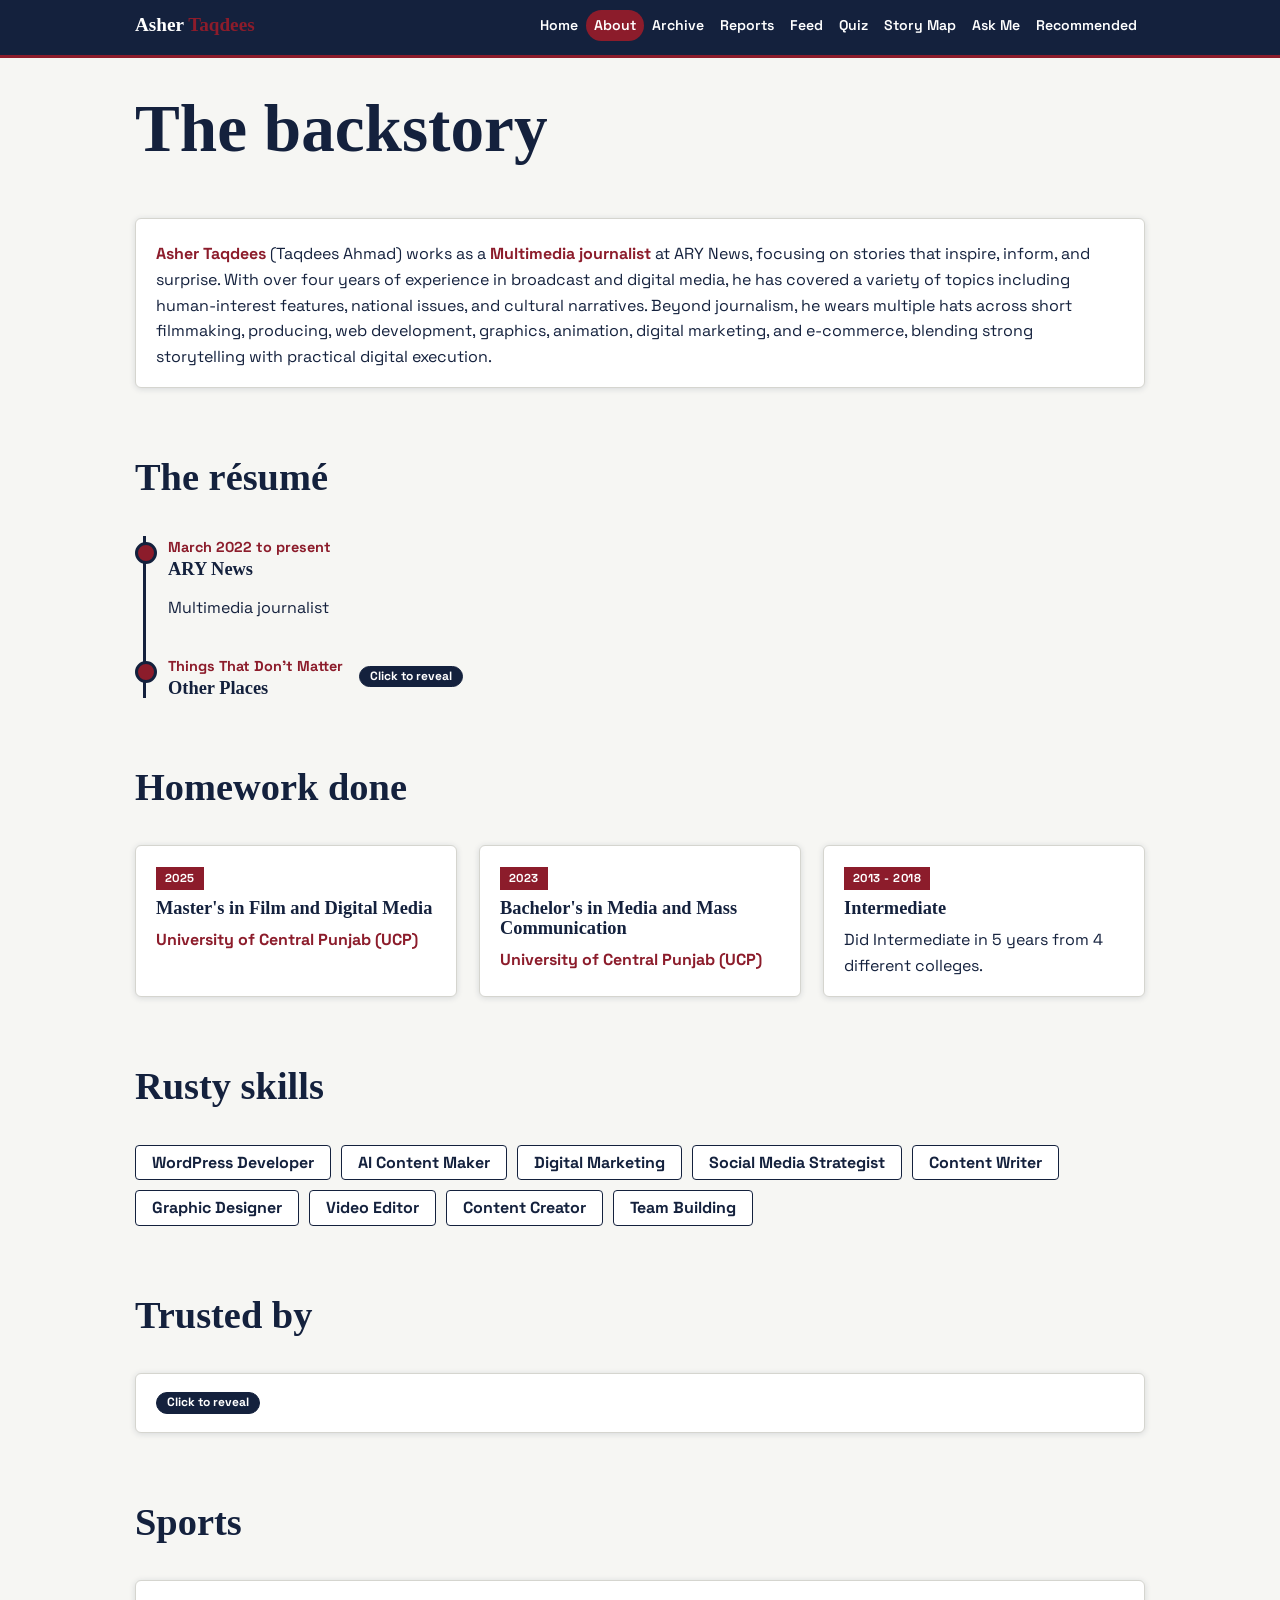
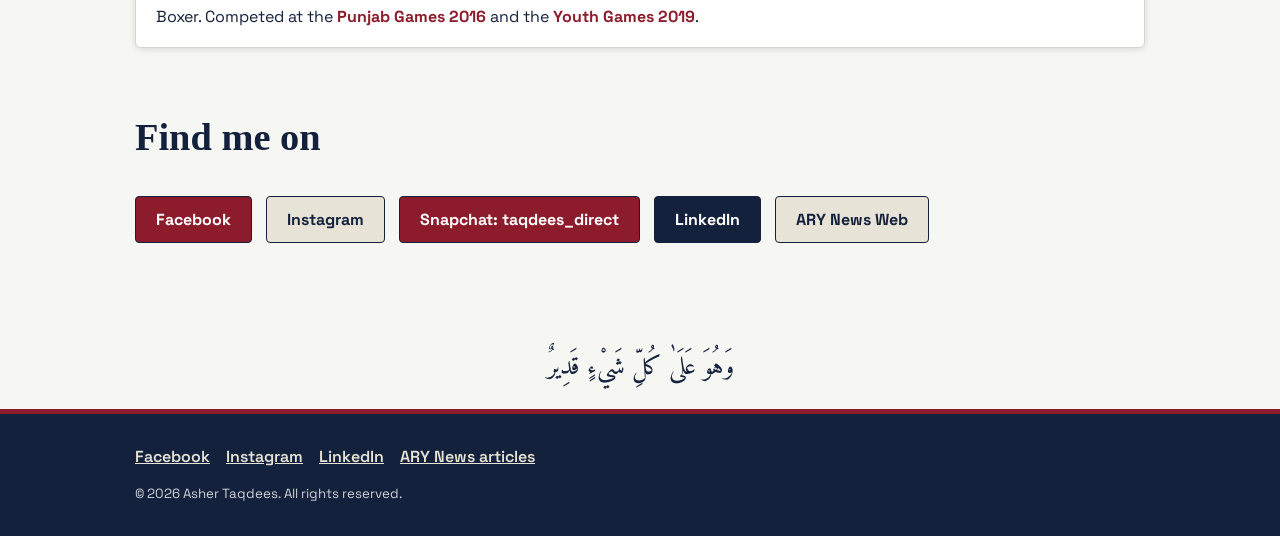
<file: about.html>
<!doctype html>
<html lang="en">
<head>
<meta charset="utf-8">
<meta name="viewport" content="width=device-width,initial-scale=1">
<title>About Asher Taqdees (Taqdees Ahmad) | Multimedia Journalist, Lahore</title>
<meta name="description" content="About Asher Taqdees, also known as Taqdees Ahmad: multimedia journalist at ARY News, UCP graduate in Media and Mass Communication and Film and Digital Media, and a boxer.">
<link rel="canonical" href="https://ashertaqdees.net/about">
<link rel="preconnect" href="https://fonts.googleapis.com">
<link rel="preconnect" href="https://fonts.gstatic.com" crossorigin>
<link rel="stylesheet" href="https://fonts.googleapis.com/css2?family=Archivo+Black&family=Space+Grotesk:wght@400;600;700&family=Amiri:wght@400&display=swap" media="print" onload="this.media='all'">
<noscript><link rel="stylesheet" href="https://fonts.googleapis.com/css2?family=Archivo+Black&family=Space+Grotesk:wght@400;600;700&family=Amiri:wght@400&display=swap"></noscript>
<link rel="stylesheet" href="/style.css">
<script defer src="/data.js"></script>
<script defer src="/data2.js"></script>
<script defer src="/script.js"></script>
<script defer src="/extras.js"></script>
</head>
<body data-page="about">
<header id="site-header"></header>
<main class="wrap">

<section>
  <div class="section-title"><h1><span class="jab">The backstory</span></h1><span class="tag">short version</span></div>
  <div class="card">
    <p><strong style="color:var(--red)">Asher Taqdees</strong> (Taqdees Ahmad) works as a <strong style="color:var(--red)">Multimedia journalist</strong> at ARY News, focusing on stories that inspire, inform, and surprise. With over four years of experience in broadcast and digital media, he has covered a variety of topics including human-interest features, national issues, and cultural narratives. Beyond journalism, he wears multiple hats across short filmmaking, producing, web development, graphics, animation, digital marketing, and e-commerce, blending strong storytelling with practical digital execution.</p>
  </div>
</section>

<section>
  <div class="section-title"><h2><span class="jab">The résumé</span></h2><span class="tag">experience</span></div>
  <div class="timeline">
    <div class="item"><div class="when">March 2022 to present</div><h3>ARY News</h3><p>Multimedia journalist</p></div>

           <details class="item reveal"><summary style="display:flex;align-items:center;gap:16px;flex-wrap:wrap"><div><div class="when">Things That Don't Matter</div><h3 style="color:var(--ink);margin:0">Other Places</h3></div><span class="cue">Click to reveal</span></summary>
      <ul class="mini-list">
                <li>Media Specialist at <strong style="color:#d7263d">Almarah Foundation</strong></li>
        <li>Media Manager at <strong style="color:#d7263d">Shaheen Traders</strong></li>
        <li>Digital Marketer at <strong style="color:#d7263d">Sibyos</strong></li>
        <li>Executive Marketing Manager at <strong style="color:#d7263d">Sehat by Dr. Komal</strong></li>
        <li>Marketing Head at <strong style="color:#d7263d">Emorium e Store</strong></li>
        <li>Managing Director at <strong style="color:#d7263d">News Hunt TV</strong></li>
        <li>Production Manager at <strong style="color:#d7263d">Holograph Films</strong></li>
        <li>Media Handler at <strong style="color:#d7263d">Javaid Bakelite Ltd</strong></li>
        <li>Translator at <strong style="color:#d7263d">Allatra TV USA</strong></li>
      </ul>
    </details>
  </div>
</section>

<section>
  <div class="section-title"><h2><span class="jab">Homework done</span></h2><span class="tag">education</span></div>
  <div class="grid">
    <div class="card"><span class="label red">2025</span><h3>Master's in Film and Digital Media</h3><p><span class="hl">University of Central Punjab (UCP)</span></p></div>
    <div class="card"><span class="label red">2023</span><h3>Bachelor's in Media and Mass Communication</h3><p><span class="hl">University of Central Punjab (UCP)</span></p></div>
    <div class="card"><span class="label red">2013 - 2018</span><h3>Intermediate</h3><p>Did Intermediate in 5 years from 4 different colleges.</p></div>
  </div>
</section>

<section>
  <div class="section-title"><h2><span class="jab">Rusty skills</span></h2></div>
  <div class="pills">
    <span class="pill">WordPress Developer</span>
    <span class="pill">AI Content Maker</span>
    <span class="pill">Digital Marketing</span>
    <span class="pill">Social Media Strategist</span>
    <span class="pill">Content Writer</span>
    <span class="pill">Graphic Designer</span>
    <span class="pill">Video Editor</span>
    <span class="pill">Content Creator</span>
    <span class="pill">Team Building</span>
  </div>
</section>

<section>
  <div class="section-title"><h2><span class="jab">Trusted by</span></h2><span class="tag">my professional network</span></div>
  <div class="card">
    <details class="reveal">
      <summary><span class="cue">Click to reveal</span></summary>
      <p style="margin:16px 0 0;font-weight:700">Updating</p>
    </details>
  </div>
</section>

<section>
  <div class="section-title"><h2><span class="jab">Sports</span></h2><span class="tag">boxing</span></div>
  <div class="card">
    <p>Boxer. Competed at the <strong class="hl">Punjab Games 2016</strong> and the <strong class="hl">Youth Games 2019</strong>.</p>
  </div>
</section>

<section>
  <div class="section-title"><h2><span class="jab">Find me on</span></h2></div>
  <div class="btn-row">
    <a class="btn" href="https://www.facebook.com/asher.taqdees/" target="_blank" rel="noopener">Facebook</a>
    <a class="btn alt" href="https://www.instagram.com/asher_taqdees/" target="_blank" rel="noopener">Instagram</a>
    <a class="btn" href="https://www.snapchat.com/add/taqdees_direct" target="_blank" rel="noopener">Snapchat: taqdees_direct</a>
    <a class="btn dark" href="https://www.linkedin.com/in/taqdees5ive/" target="_blank" rel="noopener">LinkedIn</a>
    <a class="btn alt" href="https://urdu.arynews.tv/author/taqdees-ahmed/" target="_blank" rel="noopener">ARY News Web</a>
  </div>
</section>

</main>
<footer id="site-footer"></footer>
<!-- Cloudflare Web Analytics --><script type='module' src='https://static.cloudflareinsights.com/beacon.min.js' data-cf-beacon='{"token": "77f65fee57804b77b50161dfefa2817f"}'></script><!-- End Cloudflare Web Analytics -->
<script data-goatcounter="https://ashertaqdees.goatcounter.com/count" async src="//gc.zgo.at/count.js"></script>
</body>
</html>
</file>
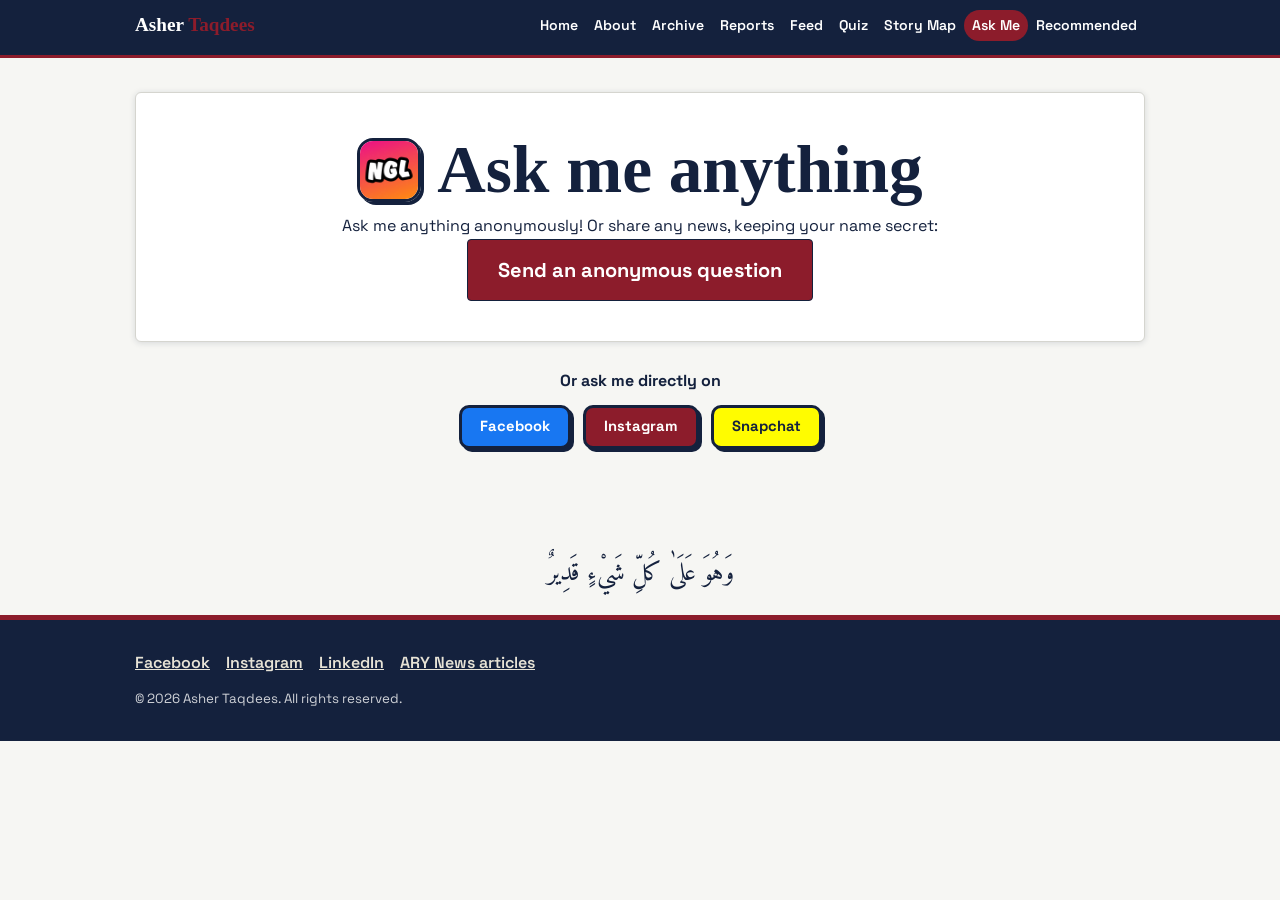
<file: ask.html>
<!doctype html>
<html lang="en">
<head>
<meta charset="utf-8">
<meta name="viewport" content="width=device-width,initial-scale=1">
<title>Ask Me Anything (Anonymously) | Asher Taqdees</title>
<meta name="description" content="Send Asher Taqdees an anonymous question or message.">
<link rel="canonical" href="https://ashertaqdees.net/ask">
<link rel="preconnect" href="https://fonts.googleapis.com">
<link rel="preconnect" href="https://fonts.gstatic.com" crossorigin>
<link rel="stylesheet" href="https://fonts.googleapis.com/css2?family=Archivo+Black&family=Space+Grotesk:wght@400;600;700&family=Amiri:wght@400&display=swap" media="print" onload="this.media='all'">
<noscript><link rel="stylesheet" href="https://fonts.googleapis.com/css2?family=Archivo+Black&family=Space+Grotesk:wght@400;600;700&family=Amiri:wght@400&display=swap"></noscript>
<link rel="stylesheet" href="/style.css">
<script defer src="/data.js"></script>
<script defer src="/data2.js"></script>
<script defer src="/script.js"></script>
<script defer src="/extras.js"></script>
</head>
<body data-page="ask">
<header id="site-header"></header>
<main class="wrap">
<section>
  <div class="card ask-box">
    <div style="display:flex;align-items:center;justify-content:center;gap:16px;flex-wrap:nowrap;margin-bottom:6px">
      <img src="[data-uri]" alt="NGL" width="64" height="64" style="border-radius:16px;border:3px solid var(--ink);box-shadow:3px 3px 0 var(--ink);flex:none">
      <h1 style="margin:0"><span class="jab">Ask me anything</span></h1>
    </div>
    <p>Ask me anything anonymously! Or share any news, keeping your name secret:</p>
    <a class="btn" href="https://ngl.link/taqdees65008" target="_blank" rel="noopener">Send an anonymous question</a>
  </div>
  <div class="direct">
    <p class="direct-t">Or ask me directly on</p>
    <div class="direct-row">
      <a class="d-btn fb" href="https://www.facebook.com/asher.taqdees/" target="_blank" rel="noopener">Facebook</a>
      <a class="d-btn ig" href="https://www.instagram.com/asher_taqdees/" target="_blank" rel="noopener">Instagram</a>
      <a class="d-btn sc" href="https://www.snapchat.com/add/taqdees_direct" target="_blank" rel="noopener">Snapchat</a>
    </div>
  </div>
  <style>
    .direct{text-align:center;margin-top:26px}
    .direct-t{font-weight:700;margin:0 0 12px}
    .direct-row{display:flex;gap:12px;justify-content:center;flex-wrap:wrap}
    .d-btn{display:inline-block;padding:7px 18px;font-size:.92rem;font-weight:700;text-decoration:none;border:3px solid var(--ink);border-radius:10px;box-shadow:3px 3px 0 var(--ink);transition:transform .12s,box-shadow .12s}
    .d-btn:hover,.d-btn:focus-visible{transform:translate(2px,2px);box-shadow:1px 1px 0 var(--ink)}
    .d-btn.fb{background:#1877f2;color:#fff}
    .d-btn.ig{background:var(--red);color:#fff}
    .d-btn.sc{background:#fffc00;color:var(--ink)}
  </style>
</section>
</main>
<footer id="site-footer"></footer>
<!-- Cloudflare Web Analytics --><script type='module' src='https://static.cloudflareinsights.com/beacon.min.js' data-cf-beacon='{"token": "77f65fee57804b77b50161dfefa2817f"}'></script><!-- End Cloudflare Web Analytics -->
<script data-goatcounter="https://ashertaqdees.goatcounter.com/count" async src="//gc.zgo.at/count.js"></script>
</body>
</html>
</file>
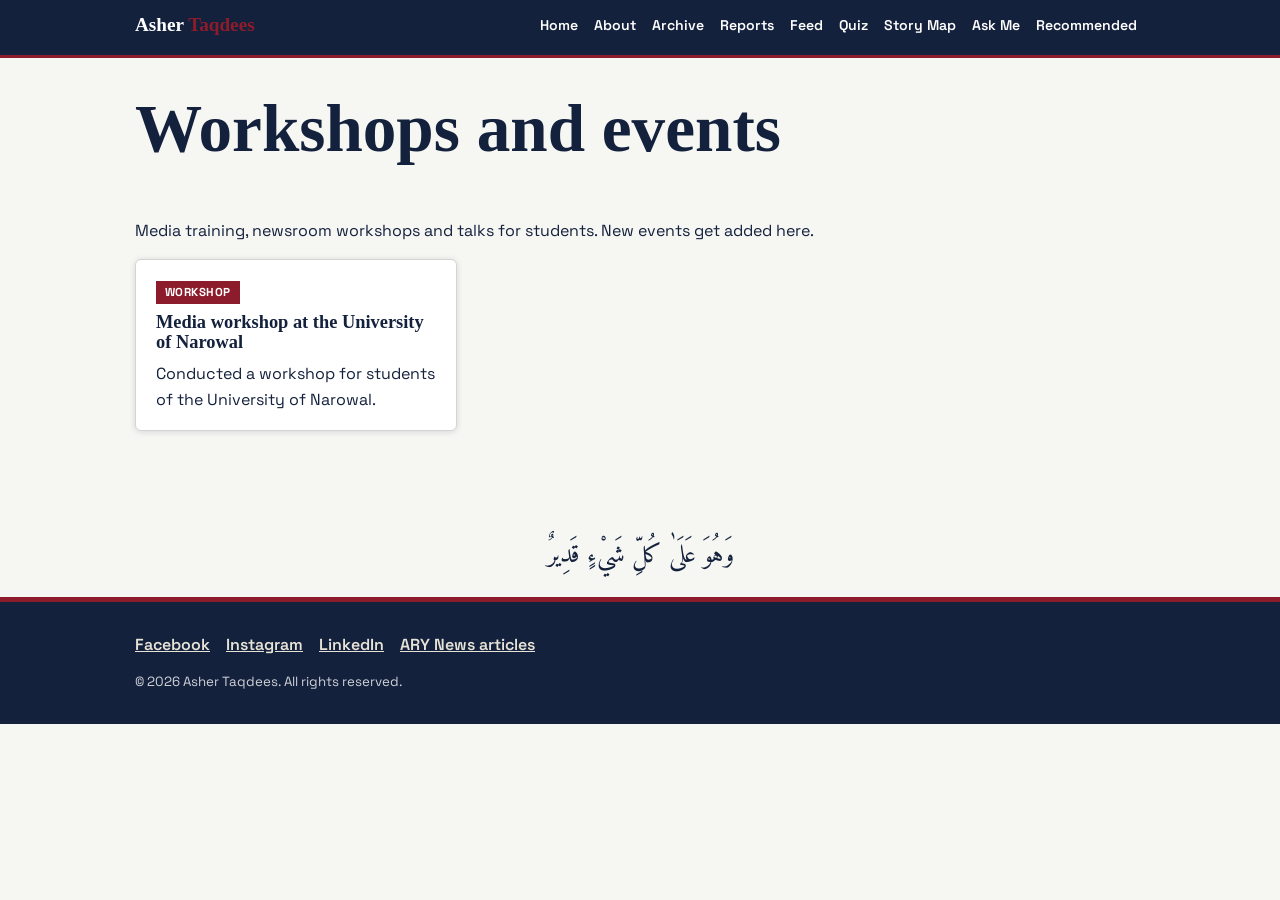
<file: events.html>
<!doctype html>
<html lang="en">
<head>
<meta charset="utf-8">
<meta name="viewport" content="width=device-width,initial-scale=1">
<title>Workshops and Events | Asher Taqdees (Taqdees Ahmad)</title>
<meta name="description" content="Media workshops and newsroom training by Asher Taqdees (Taqdees Ahmad), including a workshop for University of Narowal students.">
<link rel="canonical" href="https://ashertaqdees.net/events">
<link rel="preconnect" href="https://fonts.googleapis.com">
<link rel="preconnect" href="https://fonts.gstatic.com" crossorigin>
<link rel="stylesheet" href="https://fonts.googleapis.com/css2?family=Archivo+Black&family=Space+Grotesk:wght@400;600;700&family=Amiri:wght@400&display=swap" media="print" onload="this.media='all'">
<noscript><link rel="stylesheet" href="https://fonts.googleapis.com/css2?family=Archivo+Black&family=Space+Grotesk:wght@400;600;700&family=Amiri:wght@400&display=swap"></noscript>
<link rel="stylesheet" href="/style.css">
<script defer src="/data.js"></script>
<script defer src="/data2.js"></script>
<script defer src="/script.js"></script>
<script defer src="/extras.js"></script>
</head>
<body data-page="events">
<header id="site-header"></header>
<main class="wrap">
<section>
  <div class="section-title"><h1><span class="jab">Workshops and events</span></h1><span class="tag">class is in session</span></div>
  <p>Media training, newsroom workshops and talks for students. New events get added here.</p>

  <!-- TO ADD A NEW EVENT: copy one <div class="card">...</div> block below, paste it at the TOP of the grid, and change the text. -->
  <div class="grid">
    <div class="card">
      <span class="label red">Workshop</span>
      <h3>Media workshop at the University of Narowal</h3>
      <p>Conducted a workshop for students of the University of Narowal.</p>
    </div>
  </div>
</section>
</main>
<footer id="site-footer"></footer>
<!-- Cloudflare Web Analytics --><script type='module' src='https://static.cloudflareinsights.com/beacon.min.js' data-cf-beacon='{"token": "77f65fee57804b77b50161dfefa2817f"}'></script><!-- End Cloudflare Web Analytics -->
<script data-goatcounter="https://ashertaqdees.goatcounter.com/count" async src="//gc.zgo.at/count.js"></script>
</body>
</html>
</file>
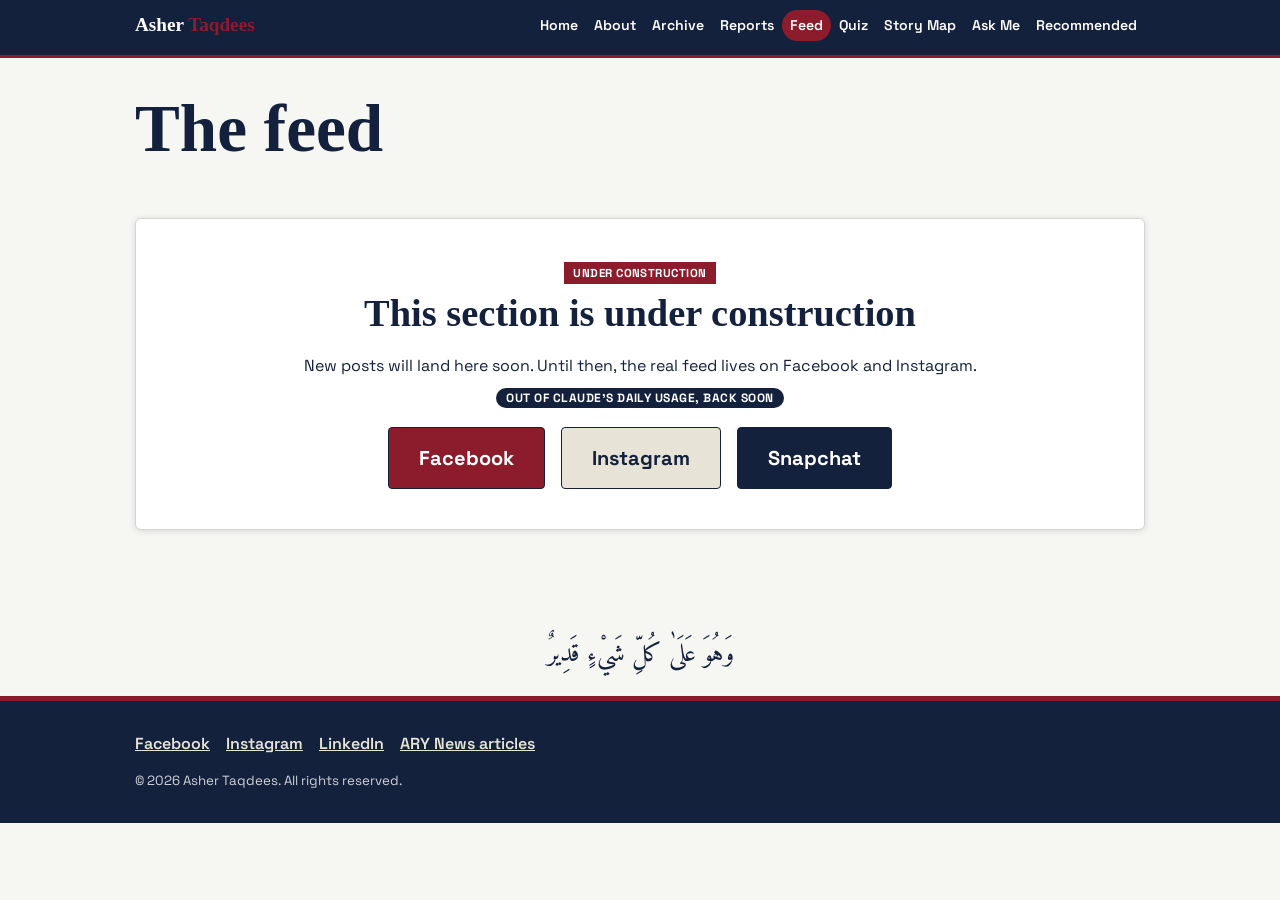
<file: feed.html>
<!doctype html>
<html lang="en">
<head>
<meta charset="utf-8">
<meta name="viewport" content="width=device-width,initial-scale=1">
<title>Latest Posts | Asher Taqdees</title>
<meta name="description" content="The latest Facebook and Instagram posts from Asher Taqdees (Taqdees Ahmad).">
<link rel="canonical" href="https://ashertaqdees.net/feed">
<link rel="preconnect" href="https://fonts.googleapis.com">
<link rel="preconnect" href="https://fonts.gstatic.com" crossorigin>
<link rel="stylesheet" href="https://fonts.googleapis.com/css2?family=Archivo+Black&family=Space+Grotesk:wght@400;600;700&family=Amiri:wght@400&display=swap" media="print" onload="this.media='all'">
<noscript><link rel="stylesheet" href="https://fonts.googleapis.com/css2?family=Archivo+Black&family=Space+Grotesk:wght@400;600;700&family=Amiri:wght@400&display=swap"></noscript>
<link rel="stylesheet" href="/style.css">
<script defer src="/data.js"></script>
<script defer src="/data2.js"></script>
<script defer src="/script.js"></script>
<script defer src="/extras.js"></script>
</head>
<body data-page="feed">
<header id="site-header"></header>
<main class="wrap">
<section>
  <div class="section-title"><h1><span class="jab">The feed</span></h1><span class="tag">doomscroll responsibly</span></div>

  <div class="card ask-box">
    <span class="label red">Under construction</span>
    <h2><span class="jab">This section is under construction</span></h2>
    <p>New posts will land here soon. Until then, the real feed lives on Facebook and Instagram.</p>
    <p><span class="tag">Out of Claude's daily usage, back soon</span></p>
        <div class="btn-row" style="justify-content:center;gap:20px 16px">
      <a class="btn" href="https://www.facebook.com/asher.taqdees/" target="_blank" rel="noopener">Facebook</a>
      <a class="btn alt" href="https://www.instagram.com/asher_taqdees/" target="_blank" rel="noopener">Instagram</a>
      <a class="btn dark" href="https://www.snapchat.com/add/taqdees_direct" target="_blank" rel="noopener">Snapchat</a>
    </div>

  </div>
</section>
</main>
<footer id="site-footer"></footer>
<!-- Cloudflare Web Analytics --><script type='module' src='https://static.cloudflareinsights.com/beacon.min.js' data-cf-beacon='{"token": "77f65fee57804b77b50161dfefa2817f"}'></script><!-- End Cloudflare Web Analytics -->
<script data-goatcounter="https://ashertaqdees.goatcounter.com/count" async src="//gc.zgo.at/count.js"></script>
</body>
</html>
</file>
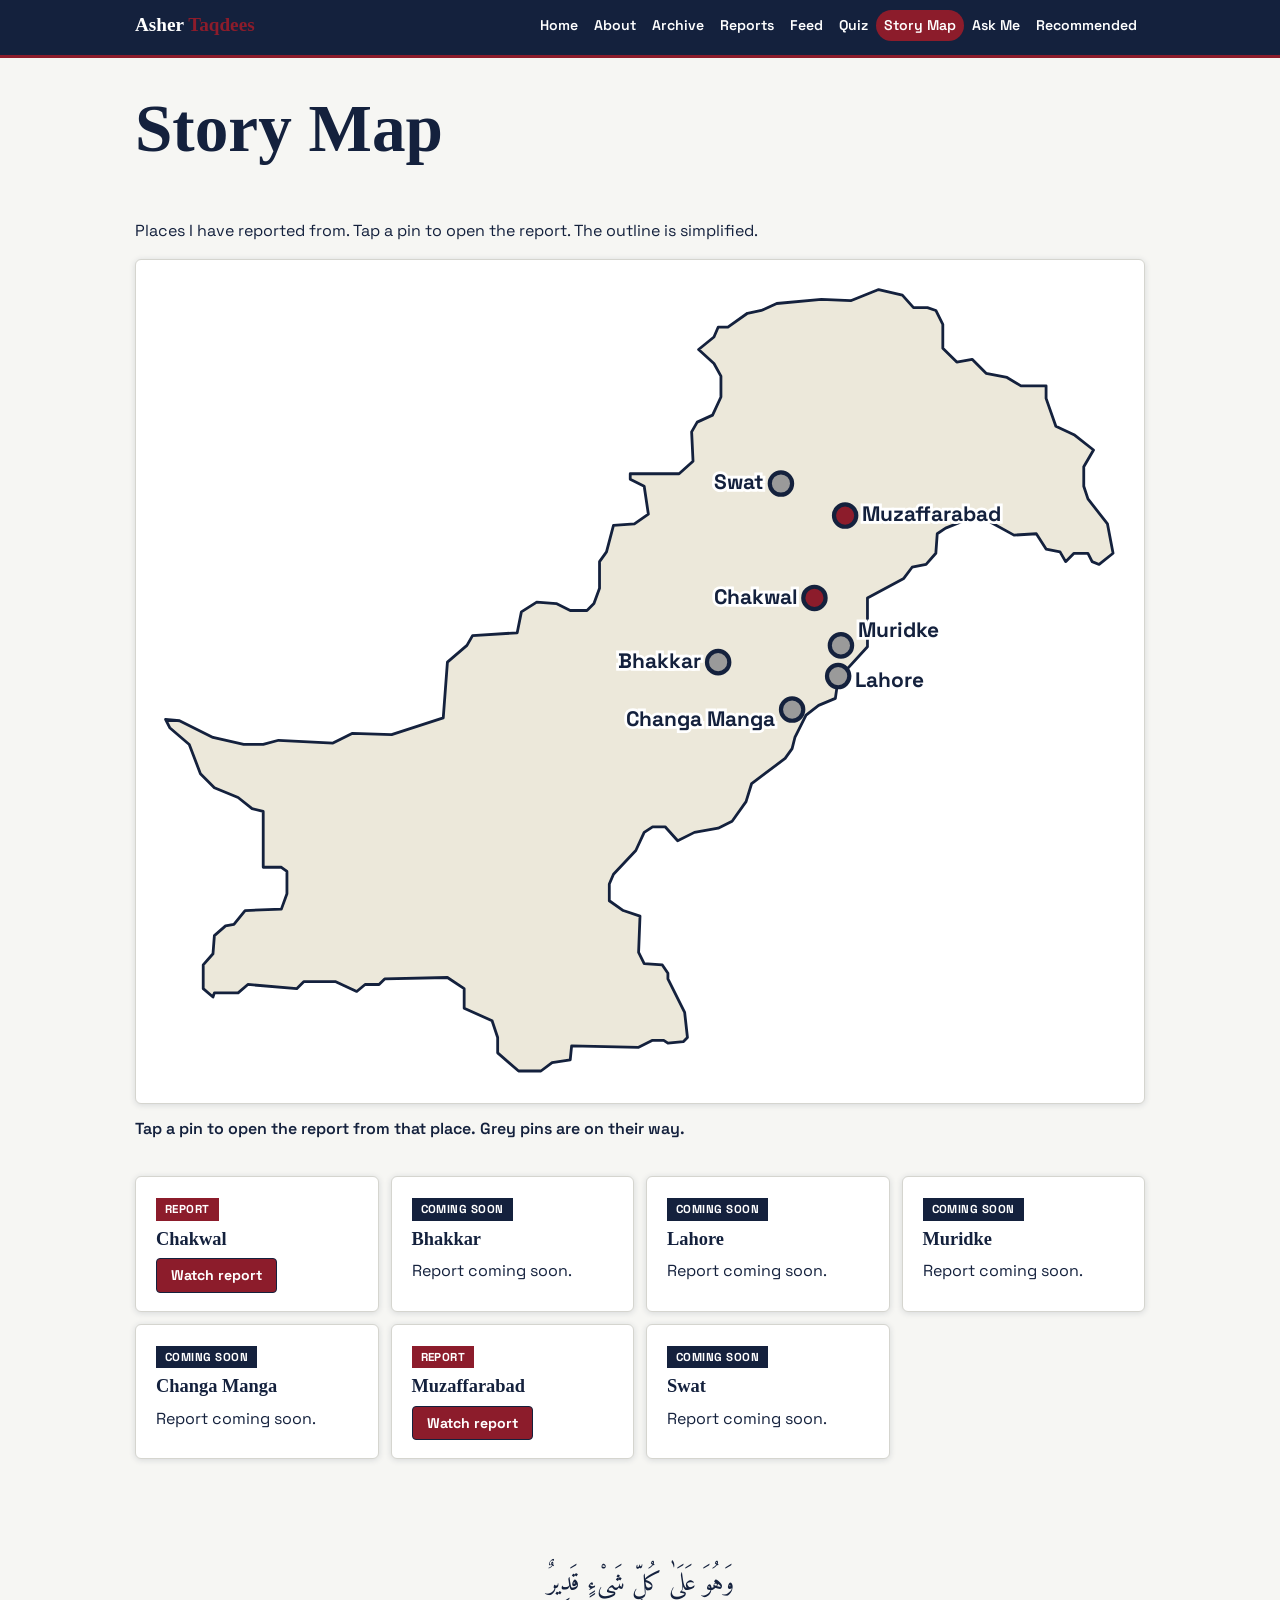
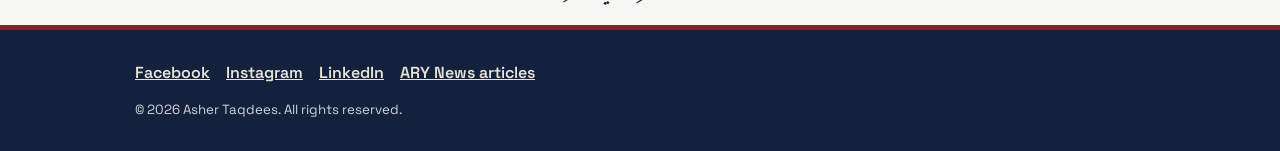
<file: map.html>
<!doctype html>
<html lang="en">
<head>
<meta charset="utf-8">
<meta name="viewport" content="width=device-width,initial-scale=1">
<title>Story Map of Pakistan | Asher Taqdees (Taqdees Ahmad)</title>
<meta name="description" content="Map of Pakistan showing places Asher Taqdees has reported from: Chakwal, Bhakkar, Lahore, Muzaffarabad, Swat, Muridke and Changa Manga.">
<link rel="canonical" href="https://ashertaqdees.net/map">
<link rel="preconnect" href="https://fonts.googleapis.com">
<link rel="preconnect" href="https://fonts.gstatic.com" crossorigin>
<link rel="stylesheet" href="https://fonts.googleapis.com/css2?family=Archivo+Black&family=Space+Grotesk:wght@400;600;700&family=Amiri:wght@400&display=swap" media="print" onload="this.media='all'">
<noscript><link rel="stylesheet" href="https://fonts.googleapis.com/css2?family=Archivo+Black&family=Space+Grotesk:wght@400;600;700&family=Amiri:wght@400&display=swap"></noscript>
<link rel="stylesheet" href="/style.css">
<script defer src="/data.js"></script>
<script defer src="/data2.js"></script>
<script defer src="/script.js"></script>
<script defer src="/extras.js"></script>
</head>
<body data-page="map">
<header id="site-header"></header>
<main class="wrap">
<section>
  <div class="section-title"><h1><span class="jab">Story Map</span></h1><span class="tag">where the stories happened</span></div>
  <p>Places I have reported from. Tap a pin to open the report. The outline is simplified.</p>
  <div id="map-root"></div>
  <noscript><p>Please enable JavaScript to use this page.</p></noscript>
</section>
</main>
<footer id="site-footer"></footer>
<!-- Cloudflare Web Analytics --><script type='module' src='https://static.cloudflareinsights.com/beacon.min.js' data-cf-beacon='{"token": "77f65fee57804b77b50161dfefa2817f"}'></script><!-- End Cloudflare Web Analytics -->
<script data-goatcounter="https://ashertaqdees.goatcounter.com/count" async src="//gc.zgo.at/count.js"></script>
</body>
</html>
</file>
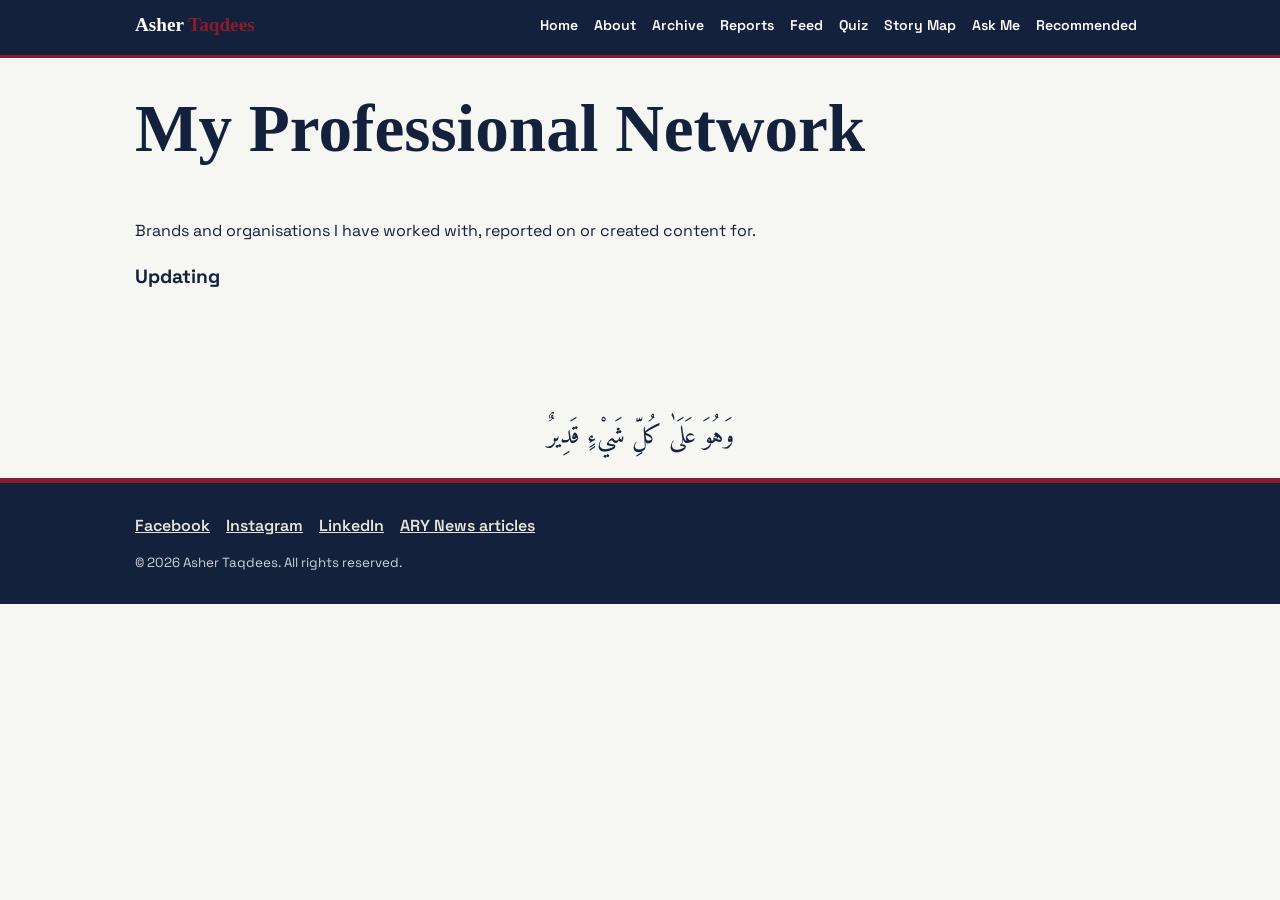
<file: network.html>
<!doctype html>
<html lang="en">
<head>
<meta charset="utf-8">
<meta name="viewport" content="width=device-width,initial-scale=1">
<title>My Professional Network | Asher Taqdees</title>
<meta name="description" content="Brands and organisations Asher Taqdees (Taqdees Ahmad) has worked with, reported on or created content for.">
<link rel="canonical" href="https://ashertaqdees.net/network">
<link rel="preconnect" href="https://fonts.googleapis.com">
<link rel="preconnect" href="https://fonts.gstatic.com" crossorigin>
<link rel="stylesheet" href="https://fonts.googleapis.com/css2?family=Archivo+Black&family=Space+Grotesk:wght@400;600;700&family=Amiri:wght@400&display=swap" media="print" onload="this.media='all'">
<noscript><link rel="stylesheet" href="https://fonts.googleapis.com/css2?family=Archivo+Black&family=Space+Grotesk:wght@400;600;700&family=Amiri:wght@400&display=swap"></noscript>
<link rel="stylesheet" href="/style.css">
<script defer src="/data.js"></script>
<script defer src="/data2.js"></script>
<script defer src="/script.js"></script>
<script defer src="/extras.js"></script>
</head>
<body data-page="network">
<header id="site-header"></header>
<main class="wrap">
<section>
  <div class="section-title"><h1><span class="jab">My Professional Network</span></h1></div>
  <p>Brands and organisations I have worked with, reported on or created content for.</p>
  <p style="font-weight:700;font-size:1.2rem">Updating</p>
</section>
</main>
<footer id="site-footer"></footer>
<!-- Cloudflare Web Analytics --><script type='module' src='https://static.cloudflareinsights.com/beacon.min.js' data-cf-beacon='{"token": "77f65fee57804b77b50161dfefa2817f"}'></script><!-- End Cloudflare Web Analytics -->
<script data-goatcounter="https://ashertaqdees.goatcounter.com/count" async src="//gc.zgo.at/count.js"></script>
</body>
</html>
</file>
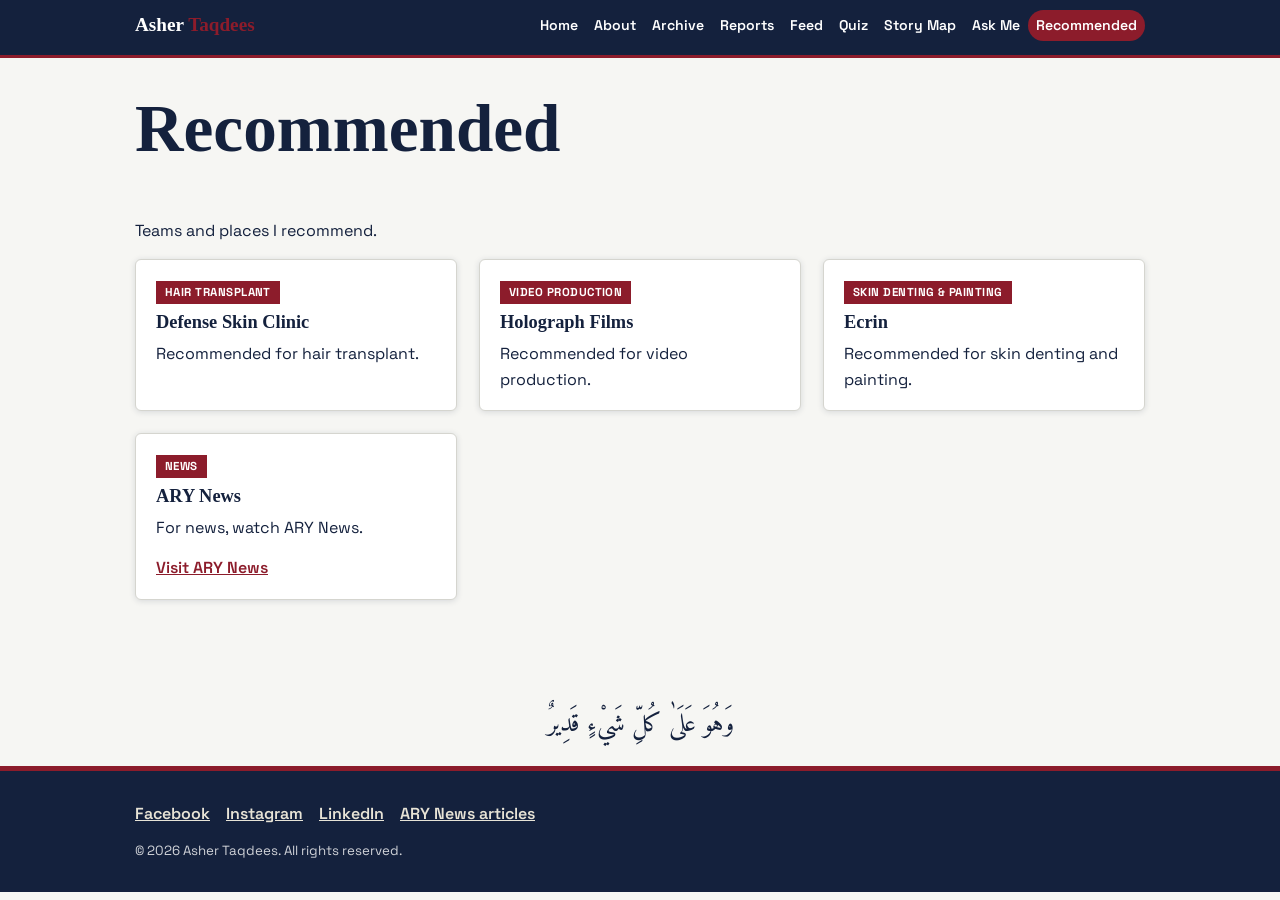
<file: recommended.html>
<!doctype html>
<html lang="en">
<head>
<meta charset="utf-8">
<meta name="viewport" content="width=device-width,initial-scale=1">
<title>Recommended | Asher Taqdees (Taqdees Ahmad)</title>
<meta name="description" content="Places and teams recommended by Asher Taqdees (Taqdees Ahmad): hair transplant, video production, skin denting and painting, and news.">
<link rel="canonical" href="https://ashertaqdees.net/recommended">
<link rel="preconnect" href="https://fonts.googleapis.com">
<link rel="preconnect" href="https://fonts.gstatic.com" crossorigin>
<link rel="stylesheet" href="https://fonts.googleapis.com/css2?family=Archivo+Black&family=Space+Grotesk:wght@400;600;700&family=Amiri:wght@400&display=swap" media="print" onload="this.media='all'">
<noscript><link rel="stylesheet" href="https://fonts.googleapis.com/css2?family=Archivo+Black&family=Space+Grotesk:wght@400;600;700&family=Amiri:wght@400&display=swap"></noscript>
<link rel="stylesheet" href="/style.css">
<script defer src="/data.js"></script>
<script defer src="/data2.js"></script>
<script defer src="/script.js"></script>
<script defer src="/extras.js"></script>
</head>
<body data-page="recommended">
<header id="site-header"></header>
<main class="wrap">
<section>
  <div class="section-title"><h1><span class="jab">Recommended</span></h1><span class="tag">my personal shortlist</span></div>
  <p>Teams and places I recommend.</p>
  <div class="grid">
    <div class="card"><span class="label red">Hair Transplant</span><h3>Defense Skin Clinic</h3><p>Recommended for hair transplant.</p></div>
    <div class="card"><span class="label red">Video Production</span><h3>Holograph Films</h3><p>Recommended for video production.</p></div>
    <div class="card"><span class="label red">Skin Denting &amp; Painting</span><h3>Ecrin</h3><p>Recommended for skin denting and painting.</p></div>
    <div class="card"><span class="label red">News</span><h3>ARY News</h3><p>For news, watch ARY News.</p><p><a class="watch" href="https://arynews.tv/" target="_blank" rel="noopener">Visit ARY News</a></p></div>
  </div>
</section>
</main>
<footer id="site-footer"></footer>
<!-- Cloudflare Web Analytics --><script type='module' src='https://static.cloudflareinsights.com/beacon.min.js' data-cf-beacon='{"token": "77f65fee57804b77b50161dfefa2817f"}'></script><!-- End Cloudflare Web Analytics -->
<script data-goatcounter="https://ashertaqdees.goatcounter.com/count" async src="//gc.zgo.at/count.js"></script>
</body>
</html>
</file>
<file: style.css>
:root{
  --paper:#f4ead5;
  --cream:#fff8e7;
  --ink:#161616;
  --red:#d7263d;
  --yellow:#ffd23f;
  --shadow:5px 5px 0 var(--ink);
}
*{box-sizing:border-box}
html{scroll-behavior:smooth}
body{
  margin:0;
  background:var(--paper);
  background-image:radial-gradient(rgba(0,0,0,.06) 1px,transparent 1px);
  background-size:18px 18px;
  color:var(--ink);
  font-family:"Space Grotesk",system-ui,sans-serif;
  line-height:1.6;
}
a,button,.btn,.card{cursor:pointer}
a{color:var(--red);font-weight:600}
h1,h2,h3{font-family:"Archivo Black",Impact,sans-serif;line-height:1.1;margin:0 0 .5em;letter-spacing:-.01em}
h1{font-size:clamp(2.2rem,6vw,4.2rem)}
h2{font-size:clamp(1.6rem,3.5vw,2.4rem)}
h3{font-size:1.15rem}
.urdu{font-family:"Noto Nastaliq Urdu",serif;direction:rtl}
.wrap{max-width:1050px;margin:0 auto;padding:0 20px}

/* header */
.site-header{background:var(--ink);color:var(--cream);border-bottom:5px solid var(--red);position:sticky;top:0;z-index:50}
.site-header .wrap{display:flex;align-items:center;justify-content:space-between;gap:12px;flex-wrap:wrap;padding-top:10px;padding-bottom:10px}
.logo{font-family:"Archivo Black",sans-serif;color:var(--cream);text-decoration:none;font-size:1.2rem}
.logo span{color:var(--red)}
.site-header nav{display:flex;gap:4px;flex-wrap:wrap}
.site-header nav a{color:var(--cream);text-decoration:none;font-weight:600;font-size:.9rem;padding:4px 10px;border-radius:999px}
.site-header nav a:hover,.site-header nav a.active{background:var(--red)}

/* hero */
.hero{padding:56px 0 36px}
.hero-grid{display:grid;grid-template-columns:1.3fr 1fr;gap:36px;align-items:center}
@media(max-width:800px){.hero-grid{grid-template-columns:1fr}}
.kicker{display:inline-block;background:var(--yellow);border:2px solid var(--ink);padding:2px 12px;font-weight:700;font-size:.85rem;transform:rotate(-2deg);box-shadow:3px 3px 0 var(--ink);margin-bottom:14px}
.jab{display:inline-block;transition:color .2s}
@media(hover:hover){.jab:hover{color:var(--red);animation:jab .4s ease-out}}
.jab.punch{color:var(--red);animation:jab .45s ease-out}
@keyframes jab{0%{transform:translateX(0) rotate(0)}30%{transform:translateX(18px) rotate(-1.5deg) scale(1.04)}55%{transform:translateX(-4px)}100%{transform:translateX(0)}}
.hero p.lead{font-size:1.15rem;max-width:34em}
.photo-frame{background:var(--cream);border:4px solid var(--ink);box-shadow:8px 8px 0 var(--red);transform:rotate(2deg);aspect-ratio:1/1;width:100%;max-width:460px;justify-self:center;display:flex;align-items:center;justify-content:center;text-align:center;overflow:hidden;font-weight:700}
.photo-frame img{width:100%;height:100%;object-fit:cover;object-position:50% 20%;display:block}
.photo-frame .ph{padding:20px}

/* buttons */
.btn{display:inline-block;background:var(--red);color:#fff;text-decoration:none;font-weight:700;border:3px solid var(--ink);padding:10px 20px;border-radius:10px;box-shadow:4px 4px 0 var(--ink);transition:transform .12s,box-shadow .12s;font-family:inherit;font-size:1rem}
.btn:hover{transform:translate(-2px,-2px);box-shadow:7px 7px 0 var(--ink)}
.btn:active{transform:translate(3px,3px);box-shadow:1px 1px 0 var(--ink)}
.btn.alt{background:var(--yellow);color:var(--ink)}
.btn.dark{background:var(--ink);color:var(--cream)}
.btn-row{display:flex;gap:14px;flex-wrap:wrap;margin-top:18px}

/* sections and cards */
section{padding:34px 0}
.section-title{display:flex;align-items:center;gap:10px;flex-wrap:wrap;margin-bottom:18px}
.tag{background:var(--ink);color:var(--cream);font-size:.75rem;font-weight:700;padding:2px 10px;border-radius:999px;font-family:"Space Grotesk",sans-serif;letter-spacing:.04em;text-transform:uppercase}
.grid{display:grid;gap:22px;grid-template-columns:repeat(auto-fill,minmax(270px,1fr))}
.card{background:var(--cream);border:3px solid var(--ink);border-radius:12px;box-shadow:var(--shadow);padding:18px 20px;transition:transform .15s}
.card:nth-child(odd){transform:rotate(-.6deg)}
.card:nth-child(even){transform:rotate(.6deg)}
@media(hover:hover){.card:hover{transform:rotate(0) translateY(-4px)}}
.card:active{transform:rotate(0) scale(.97)}
.card p{margin:.3em 0 0}
.card .label{display:inline-block;background:var(--yellow);border:2px solid var(--ink);font-size:.72rem;font-weight:700;padding:1px 8px;margin-bottom:8px;text-transform:uppercase;letter-spacing:.04em}
.card .label.red{background:var(--red);color:#fff}
.facts{list-style:none;padding:0;margin:0;display:grid;gap:8px}
.facts li{border-bottom:2px dashed rgba(0,0,0,.25);padding-bottom:6px}
.facts b{display:inline-block;min-width:110px}
.pills{display:flex;flex-wrap:wrap;gap:10px}
.pill{background:var(--cream);border:3px solid var(--ink);border-radius:999px;padding:4px 16px;font-weight:700;box-shadow:3px 3px 0 var(--ink)}
.pill:nth-child(3n){background:var(--yellow)}
.pill:nth-child(3n+1){background:var(--red);color:#fff}
.timeline{border-left:5px solid var(--ink);margin-left:8px;padding-left:22px;display:grid;gap:18px}
.timeline .item{position:relative}
.timeline .item::before{content:"";position:absolute;left:-33px;top:6px;width:16px;height:16px;border-radius:50%;background:var(--red);border:3px solid var(--ink)}
.timeline .when{font-weight:700;color:var(--red);font-size:.9rem}

/* video cards */
.vcard{padding:0;overflow:hidden;display:flex;flex-direction:column}
.vcard .thumb{position:relative;display:block;aspect-ratio:16/9;background:#000;border-bottom:3px solid var(--ink)}
.vcard .thumb img{width:100%;height:100%;object-fit:cover;display:block}
.vcard .thumb::after{content:"▶";position:absolute;inset:0;display:flex;align-items:center;justify-content:center;font-size:2.4rem;color:#fff;text-shadow:0 2px 10px #000;opacity:.9}
.vcard .body{padding:14px 16px 16px;display:flex;flex-direction:column;gap:10px;flex:1}
.vcard .vt{font-weight:700;line-height:1.35;margin:0}
.vcard .btn{padding:6px 14px;font-size:.88rem;align-self:flex-start;margin-top:auto}
.vcard .cap{font-size:.8rem;font-weight:700;color:var(--red)}

/* social feed */
.phone{max-width:520px;margin:0 auto;background:#fff;border:4px solid var(--ink);border-radius:26px;box-shadow:8px 8px 0 var(--red);overflow:hidden}
.phone-top{background:linear-gradient(135deg,var(--red),#f58529);color:#fff;padding:18px 20px;display:flex;align-items:center;gap:14px}
.avatar{width:64px;height:64px;border-radius:50%;border:3px solid #fff;background:var(--yellow);color:var(--ink);display:flex;align-items:center;justify-content:center;font-family:"Archivo Black",sans-serif;font-size:1.3rem;overflow:hidden;flex:none}
.avatar img{width:100%;height:100%;object-fit:cover}
.phone-top h3{margin:0;color:#fff}
.phone-top small{opacity:.9}
.post{border-top:1px solid #ddd;padding:14px 18px}
.post-head{display:flex;align-items:center;gap:10px;margin-bottom:8px}
.post-head .avatar{width:38px;height:38px;font-size:.8rem;border:2px solid var(--ink)}
.post-head b{display:block;line-height:1.2}
.post-head small{color:#777}
.badge{margin-left:auto;font-size:.7rem;font-weight:700;color:#fff;border-radius:999px;padding:2px 10px}
.badge.fb{background:#1877f2}
.badge.ig{background:#c13584}
.post img.pimg{width:100%;border-radius:8px;border:2px solid var(--ink);margin-top:8px}
.post-actions{display:flex;gap:18px;margin-top:10px;font-size:.88rem;color:#555;font-weight:600}
.post-actions a{color:var(--red)}
.notice{background:var(--yellow);border:3px dashed var(--ink);padding:12px 16px;border-radius:10px;font-size:.9rem;margin:20px auto;max-width:520px}

/* ask */
.ask-box{text-align:center;padding:40px 24px}
.ask-box .btn{font-size:1.25rem;padding:14px 30px}

/* footer */
.site-footer{background:var(--ink);color:var(--cream);margin-top:50px;padding:30px 0;border-top:5px solid var(--red)}
.site-footer a{color:var(--yellow)}
.site-footer .links{display:flex;gap:16px;flex-wrap:wrap;margin-bottom:10px}
.site-footer small{opacity:.8}

/* 404 */
.fourofour{text-align:center;padding:80px 0}
.fourofour .big{font-family:"Archivo Black",sans-serif;font-size:clamp(5rem,20vw,12rem);color:var(--red);line-height:1;text-shadow:6px 6px 0 var(--ink)}
.fourofour .big span{display:inline-block;animation:ko 2.2s ease-in-out infinite}
@keyframes ko{0%,60%,100%{transform:rotate(0)}70%{transform:rotate(-14deg) translateY(10px)}85%{transform:rotate(8deg)}}


/* click-to-reveal timeline item */
.reveal summary{cursor:pointer;list-style:none;display:flex;align-items:center;gap:10px;flex-wrap:wrap;font-weight:700;color:var(--red);font-size:.9rem}
.reveal summary::-webkit-details-marker{display:none}
.reveal .cue{background:var(--yellow);color:var(--ink);border:2px solid var(--ink);padding:0 10px;border-radius:999px;font-size:.75rem;box-shadow:2px 2px 0 var(--ink)}
.reveal[open] .cue{display:none}
.reveal h3{margin-top:8px}

.reveal-link{display:block;text-decoration:none;color:var(--red)}
.reveal-link .rv-sum{display:flex;align-items:center;gap:10px;flex-wrap:wrap;font-weight:700;font-size:.9rem}
.reveal-link .cue{background:var(--yellow);color:var(--ink);border:2px solid var(--ink);padding:0 10px;border-radius:999px;font-size:.75rem;box-shadow:2px 2px 0 var(--ink)}
.mini-list{margin:10px 0 0;padding-left:20px}
.mini-list li{margin:2px 0}
.reveal[open] .mini-list{animation:rise .45s ease-out}

/* snaps */
.snap-grid{display:grid;gap:22px;grid-template-columns:repeat(auto-fill,minmax(240px,1fr))}
.snap{padding:0;overflow:hidden;background:var(--cream);border:3px solid var(--ink);border-radius:12px;box-shadow:var(--shadow);text-align:left;font:inherit;color:inherit;display:block;width:100%}
.snap:nth-child(odd){transform:rotate(-.8deg)}
.snap:nth-child(even){transform:rotate(.8deg)}
.snap img{width:100%;aspect-ratio:4/5;object-fit:cover;display:block;border-bottom:3px solid var(--ink)}
.snap .cap{display:block;padding:10px 14px 12px;font-weight:600;font-size:.92rem}
.snap .label{display:inline-block;background:var(--yellow);border:2px solid var(--ink);font-size:.7rem;font-weight:700;padding:0 8px;margin-right:6px;text-transform:uppercase}
@media(hover:hover){.snap:hover{transform:rotate(0) translateY(-4px)}}
.snap:active{transform:rotate(0) scale(.97)}
.lightbox{position:fixed;inset:0;z-index:100;background:rgba(0,0,0,.88);display:flex;flex-direction:column;align-items:center;justify-content:center;padding:20px;gap:10px}
.lightbox[hidden]{display:none}
.lightbox img{max-width:100%;max-height:78vh;border:4px solid var(--cream);border-radius:8px;animation:pop .3s ease-out}
.lightbox p{color:var(--cream);margin:0;font-weight:600;text-align:center}
.lb-close{position:absolute;top:12px;right:16px;font-size:2.2rem;line-height:1;background:var(--red);color:#fff;border:3px solid var(--cream);border-radius:10px;width:46px;height:46px}

/* ===== motion: works on phones too (no hover needed) ===== */
@keyframes rise{from{opacity:0;translate:0 22px}to{opacity:1;translate:0 0}}
@keyframes pop{0%{opacity:0;scale:.6}70%{opacity:1;scale:1.08}100%{opacity:1;scale:1}}
@keyframes drop{from{opacity:0;translate:0 -100%}to{opacity:1;translate:0 0}}
@keyframes swing{0%{opacity:0;rotate:-14deg;scale:.8}60%{opacity:1;rotate:5deg;scale:1.03}100%{opacity:1;rotate:0deg;scale:1}}
@keyframes floaty{0%,100%{translate:0 0}50%{translate:0 -8px}}
@keyframes wiggle{0%,86%,100%{rotate:0deg}90%{rotate:-4deg}94%{rotate:4deg}98%{rotate:-2deg}}
@keyframes pulse{0%,100%{scale:1}50%{scale:1.07}}
@keyframes dotpulse{0%,100%{box-shadow:0 0 0 0 rgba(215,38,61,.55)}60%{box-shadow:0 0 0 9px rgba(215,38,61,0)}}

.hero .kicker{animation:pop .6s .1s both,wiggle 5s 2s infinite}
.hero h1{animation:rise .6s .2s both}
.hero p.lead{animation:rise .6s .35s both}
.hero .tag{animation:rise .6s .45s both}
.hero .btn-row .btn{animation:pop .5s both}
.hero .btn-row .btn:nth-child(1){animation-delay:.55s}
.hero .btn-row .btn:nth-child(2){animation-delay:.67s}
.hero .btn-row .btn:nth-child(3){animation-delay:.79s}
.photo-frame{animation:swing .8s .3s cubic-bezier(.2,.8,.2,1) both}
.photo-frame img{animation:floaty 5s 1.2s ease-in-out infinite}

/* scroll reveal (added by script.js) */
.rv{opacity:0;translate:0 30px;scale:.96}
.rv.in{opacity:1;translate:0 0;scale:1}
.rv,.card.rv,.snap.rv{transition:opacity .6s ease,translate .6s cubic-bezier(.2,.8,.2,1),scale .6s cubic-bezier(.2,.8,.2,1),transform .15s}
.rv.in{transition-delay:var(--d,0s),var(--d,0s),var(--d,0s),0s}


@media(max-width:800px){
  .hero{padding:34px 0 20px}
  .photo-frame{box-shadow:6px 6px 0 var(--red)}
  .btn:active{transform:translate(3px,3px) scale(.98)}
}

/* respect people who turned animations off: keep a gentle fade, drop loops and movement */
@media(prefers-reduced-motion:reduce){
  .site-header,.hero .kicker,.hero h1,.hero p.lead,.hero .tag,.hero .btn-row .btn,.photo-frame,.photo-frame img,.vcard .thumb::after,.timeline .item::before,.section-title .tag{animation:none!important}
  .rv{translate:0 0;scale:1}
  .jab:hover,.jab.punch,.fourofour .big span{animation:none!important}
}

/* cards with links */
.card .watch{display:inline-block;margin-top:10px}

/* banner above footer */
.banner-ayah{margin-top:50px;padding:18px 20px;text-align:center}
.banner-ayah p{margin:0;font-family:"Amiri","Noto Naskh Arabic","Traditional Arabic",serif;font-size:1.6rem;line-height:1.8;color:var(--ink)}
.banner-ayah+.site-footer{margin-top:0}

/* ===== first-paint safety: header bar & page colour exist before JS runs ===== */
html{background:var(--paper)}
#site-header{background:var(--ink);border-bottom:5px solid var(--red);min-height:58px;position:sticky;top:0;z-index:50}
img{max-width:100%;height:auto}

/* ===== smooth page-to-page navigation (no blank/colour flash) ===== */
@view-transition{navigation:auto}
@media(prefers-reduced-motion:reduce){@view-transition{navigation:none}}

/* ===== look switcher + entrance + feature styles (moved here from extras.js so they apply at first paint) ===== */
.totop{position:fixed;right:16px;bottom:16px;z-index:60;width:46px;height:46px;border-radius:50%;background:var(--red);color:#fff;border:3px solid var(--ink);box-shadow:3px 3px 0 var(--ink);font-size:1.3rem;line-height:1;font-weight:700;opacity:0;pointer-events:none;transform:translateY(12px);transition:opacity .25s,transform .25s;cursor:pointer;padding:0}
.totop.on{opacity:1;pointer-events:auto;transform:none}
.feat{display:grid;grid-template-columns:repeat(3,1fr);gap:16px}
.feat .fc{display:block;text-decoration:none;color:inherit;padding:0;overflow:hidden}
.feat .fc img{display:block;width:100%;aspect-ratio:16/9;object-fit:cover;border-bottom:3px solid var(--ink)}
.feat .fc span{display:block;padding:8px 12px;font-weight:700;font-size:.95rem}
.feat .fc span i{font-style:normal;color:var(--red);margin-left:4px}
@media(max-width:560px){.feat{grid-template-columns:1fr;gap:12px}.feat .fc{display:flex;align-items:center}.feat .fc img{width:42%;border-bottom:0;border-right:3px solid var(--ink);flex:none}.feat .fc span{padding:8px 12px}}
.tabs{display:flex;flex-wrap:wrap;gap:10px;margin:6px 0 20px}
.tabs button{font:inherit;font-weight:700;background:var(--cream);color:var(--ink);border:3px solid var(--ink);border-radius:999px;padding:5px 16px;box-shadow:3px 3px 0 var(--ink);cursor:pointer}
.tabs button[aria-selected=true]{background:var(--red);color:#fff}
.tabs button small{opacity:.75;font-weight:600;margin-left:4px}
.tabs-empty{padding:20px;font-weight:600}
.quiz{max-width:640px;margin:0 auto}
.q-top{display:flex;justify-content:space-between;font-weight:700;margin-bottom:10px}
.q-bar{height:12px;border:3px solid var(--ink);border-radius:999px;background:var(--cream);overflow:hidden;margin-bottom:16px}
.q-bar i{display:block;height:100%;background:var(--red);width:0;transition:width .3s}
.q-opts{display:grid;gap:10px;margin:14px 0}
.q-opt{font:inherit;font-weight:600;text-align:left;background:var(--paper);color:var(--ink);border:3px solid var(--ink);border-radius:10px;padding:10px 14px;box-shadow:3px 3px 0 var(--ink);cursor:pointer}
.q-opt:disabled{cursor:default}
.q-opt.right{background:#b7f0b1}.q-opt.wrong{background:#ffc9d0}
.q-fb{min-height:2.6em;font-weight:600;margin:0 0 10px}
.q-score{font-family:'Archivo Black',Impact,sans-serif;font-size:3rem;margin:6px 0}
/* quiz scoreboard + signatures (kept small and calm) */
.qstats{display:flex;max-width:640px;margin:0 auto 14px;border:2px solid var(--ink);border-radius:8px;background:var(--cream);overflow:hidden;font-size:.82rem}
.qstats div{flex:1;text-align:center;padding:6px 4px;border-left:2px solid var(--ink)}
.qstats div:first-child{border-left:0}
.qstats b{display:block;font-family:'Archivo Black',Impact,sans-serif;font-size:1.15rem;line-height:1.2}
.qstats em{display:block;font-style:normal;font-size:.68rem;opacity:.75;line-height:1.1}
.qstats .rp b{color:var(--ink)}
.qstats .ok b{color:#1f7a2e}.qstats .no b{color:var(--red)}
.qsign{display:flex;gap:8px;flex-wrap:wrap;justify-content:center;align-items:center;margin:14px 0 4px;padding-top:12px;border-top:2px dashed var(--ink)}
.qsign label{flex:1 0 100%;font-size:.85rem;font-weight:700}
.qsign input{font:inherit;font-size:.95rem;padding:6px 10px;border:2px solid var(--ink);border-radius:8px;background:#fff;width:min(220px,60%)}
.qsign .btn{padding:5px 14px;font-size:.9rem;box-shadow:2px 2px 0 var(--ink);border-width:2px}
.qsign-msg{font-size:.85rem;font-weight:600;margin:6px 0 0}
.qsig{max-width:640px;margin:14px auto 0;font-size:.88rem}
.qsig-toggle{font:inherit;font-size:.82rem;font-weight:700;background:none;color:var(--ink);border:2px solid var(--ink);border-radius:999px;padding:3px 12px;cursor:pointer}
.qsig-toggle:hover{background:var(--yellow)}
.qsig-list{margin:8px 0 0;padding:6px 12px;list-style:none;border:2px solid var(--ink);border-radius:8px;background:var(--cream);max-height:200px;overflow:auto}
.qsig-list li{padding:5px 0;border-bottom:1px dashed rgba(22,22,22,.35)}
.qsig-list li:last-child{border-bottom:0}
.qsig-list span{opacity:.75}
.qsig-note{font-size:.75rem;opacity:.7;margin:4px 0 0}
.modal{position:fixed;inset:0;z-index:250;background:rgba(0,0,0,.7);display:flex;align-items:center;justify-content:center;padding:20px}
.modal .box{background:var(--cream);color:var(--ink);border:4px solid var(--ink);border-radius:16px;box-shadow:8px 8px 0 var(--red);max-width:440px;width:100%;padding:26px 22px;text-align:center;animation:pop .45s ease-out}
.modal .box h2{margin:0 0 .4em}
.modal .emo{font-size:3rem;line-height:1}
.modal .btn-row{justify-content:center}
.wa{background:#25d366;color:#082b14}
.mapbox{background:var(--cream);border:3px solid var(--ink);border-radius:12px;box-shadow:var(--shadow);padding:10px}
.mapbox svg{display:block;width:100%;height:auto}
.mapbox .land{fill:#ffe9a8;stroke:var(--ink);stroke-width:3;stroke-linejoin:round}
.pin{cursor:pointer}
.pin circle{fill:var(--red);stroke:var(--ink);stroke-width:3;transition:r .15s}
.pin.soon circle{fill:#9a9a9a}
.pin:hover circle,.pin:focus circle{r:11}
.pin:focus{outline:none}.pin:focus circle{stroke:#000;stroke-width:4}
.pin text{font:700 15px 'Space Grotesk',system-ui,sans-serif;fill:var(--ink);paint-order:stroke;stroke:var(--cream);stroke-width:4px}
.map-msg{min-height:3em;font-weight:600;margin:12px 0}
.map-list{display:grid;gap:12px;grid-template-columns:repeat(auto-fill,minmax(200px,1fr));margin-top:10px}
.lookswitch{background:none;border:0;color:var(--yellow);font:inherit;font-weight:600;text-decoration:underline;cursor:pointer;padding:0}
html:root{--paper:#f6f6f3;--cream:#ffffff;--ink:#14213d;--red:#8c1c2b;--yellow:#e7e3d6;--shadow:0 1px 6px rgba(20,33,61,.14)}
html:root body{background-image:none}
html:root h1,html:root h2,html:root h3,html:root .logo,html:root .q-score{font-family:Georgia,'Times New Roman',serif;font-weight:700;letter-spacing:0}
html:root *,html:root *::before,html:root *::after{animation:none!important}
html:root .card,html:root .card:nth-child(odd),html:root .card:nth-child(even),html:root .photo-frame,html:root .kicker,html:root .snap{transform:none!important}
html:root .card,html:root .mapbox,html:root .modal .box{border:1px solid #d5d5cf;border-radius:6px}
html:root .photo-frame{border:1px solid #d5d5cf;box-shadow:0 4px 18px rgba(20,33,61,.18);border-radius:6px;overflow:hidden}
html:root .btn,html:root .tabs button,html:root .q-opt,html:root .pill{border:1px solid var(--ink);box-shadow:none;border-radius:4px}
html:root .tabs button{border-radius:999px}
html:root .btn:hover{transform:none;box-shadow:0 2px 8px rgba(0,0,0,.25)}
html:root .btn.alt{background:#e7e3d6}
html:root .site-header{border-bottom:3px solid var(--red)}
html:root .kicker{background:#e7e3d6;border:1px solid #cfcab8;box-shadow:none}
html:root .section-title .tag,html:root .hero .tag{display:none}
html:root .totop{box-shadow:none;border:1px solid var(--ink)}
html:root .vcard .thumb,html:root .feat .fc img{border-bottom:1px solid #d5d5cf}
html:root .mapbox .land{fill:#ece8da;stroke-width:2}
html:root .q-bar{border:1px solid var(--ink)}

/* ===== FORMAL: calm, instant, no fun motion ===== */
html:root,html:root body{background:var(--paper)}
html:root #site-header{border-bottom:3px solid var(--red)}
html:root .rv,html:root .rv.in{opacity:1!important;translate:none!important;scale:none!important;transition:none!important}
html:root .card,html:root .snap{transition:box-shadow .15s}
html:root .card:hover,html:root .snap:hover{box-shadow:0 4px 14px rgba(20,33,61,.16);transform:none!important}
html:root .btn{transition:background-color .15s,box-shadow .15s}
html:root .site-header nav a{transition:background-color .15s}
html:root .site-header nav a:hover,html:root .site-header nav a.active{background:var(--red)}
html:root .jab:hover{animation:none}
html:root .pill{background:#ffffff!important;color:var(--ink)!important;box-shadow:none}
html:root .notice{border:1px solid #cfcab8;background:#efece1}
html:root .card .label,html:root .reveal .cue,html:root .reveal-link .cue{background:#e7e3d6;box-shadow:none;border-width:1px}
html:root .timeline{border-left-width:3px}
html:root .phone,html:root .photo-frame{transform:none}
/* keyboard focus that is visible on both looks */
a:focus-visible,button:focus-visible,summary:focus-visible{outline:3px solid var(--red);outline-offset:2px}

/* header: look switch button */
.brand{display:flex;align-items:center;gap:10px;min-width:0}
@media(min-width:801px){.site-header nav{gap:0}.site-header nav a{padding:4px 8px;font-size:.88rem}.logo{white-space:nowrap}}
@media(min-width:801px) and (max-width:1100px){.site-header nav a{padding:4px 6px;font-size:.82rem}}

/* header layout: logo left, links middle, links at the right */
@media(max-width:760px){
  .site-header .brand{order:1}
  .site-header nav{order:3}
}

/* ===== labels / tags: solid colour + white text, readable in both looks ===== */
.card .label,.snap .label{background:var(--ink);color:#fff;border-color:var(--ink)}
.card .label.red,.snap .label.red{background:var(--red);color:#fff;border-color:var(--red)}
html:root .card .label,html:root .snap .label{background:#14213d;color:#fff;border:1px solid #14213d;box-shadow:none}
html:root .card .label.red,html:root .snap .label.red{background:#8c1c2b;color:#fff;border-color:#8c1c2b}
.reveal .cue,.reveal-link .cue,html:root .reveal .cue,html:root .reveal-link .cue{background:var(--ink);color:#fff;border-color:var(--ink)}
.tag,html:root .tag{background:var(--ink);color:#fff}

/* ===== kicker ("Bylined as ...") : solid red + white text in both looks ===== */
.kicker,html:root .kicker{background:var(--red);color:#fff;border-color:var(--red)}
html:root .kicker{border:1px solid #8c1c2b;background:#8c1c2b;color:#fff}

/* keep the nav on the top row at in-between widths (tablets / small laptops) */
@media(min-width:761px){
  .site-header .wrap{flex-wrap:nowrap}
  .site-header nav{flex:1 1 auto;min-width:0;justify-content:flex-end}
}
@media(min-width:761px) and (max-width:1000px){
  .site-header nav a{font-size:.78rem;padding:4px 5px}
  .site-header 
}

/* ===== entrance screen: fade out, lock scroll while open ===== */

/* ===== smooth page transitions =====
   Chrome/Edge/Android: the browser cross-fades the two pages and keeps the header still.
   Other browsers: script.js fades the page out and in. */
#site-header{view-transition-name:site-header}
::view-transition-group(root){animation-duration:.4s}
::view-transition-old(root){animation:vt-out .22s ease both}
::view-transition-new(root){animation:vt-in .4s cubic-bezier(.2,.7,.2,1) both}
@keyframes vt-out{to{opacity:0}}
@keyframes vt-in{from{opacity:0;transform:translateY(12px)}}

/* ===== swipe sliders (Archive page): small cards, 2 per phone screen, swipe for more ===== */
.slwrap{position:relative}
.grid.slider{display:flex;align-items:stretch;overflow-x:auto;scroll-snap-type:x mandatory;gap:12px;padding:8px 4px 16px;scroll-behavior:smooth;-webkit-overflow-scrolling:touch;scrollbar-width:thin}
.grid.slider>*{flex:0 0 calc((100% - 12px) / 2);min-width:0;scroll-snap-align:start}
.grid.slider>*{flex-basis:calc((100% - 12px) / 2.15)}   /* a slice of the next card peeks in, so people see there is more */
@media(min-width:601px){.grid.slider>*{flex-basis:calc((100% - 24px) / 3.3)}}
@media(min-width:900px){.grid.slider>*{flex-basis:calc((100% - 36px) / 4.3)}}
.slider .card{padding:12px 13px}
.slider .vcard{padding:0}
.slider .vcard .body{padding:9px 11px 11px;gap:6px}
.slider .vcard .vt,.slider .card h3{font-size:.86rem;line-height:1.3;margin:0 0 .3em}
.slider .card p{font-size:.8rem;line-height:1.4}
.slider .card .label,.slider .vcard .cap{font-size:.62rem}
.slider .vcard .btn,.slider .card .btn{padding:4px 10px;font-size:.74rem;border-width:2px;box-shadow:2px 2px 0 var(--ink)}
.slider .vcard .thumb::after{font-size:1.5rem}
.slider .vcard .thumb{border-bottom-width:2px}
.slider .card a.watch{font-size:.8rem}
.sl-btn{position:absolute;top:32%;z-index:5;width:38px;height:38px;border-radius:50%;border:2px solid var(--ink);background:var(--cream);color:var(--ink);font-size:1.2rem;line-height:1;font-weight:700;cursor:pointer;box-shadow:2px 2px 0 var(--ink);padding:0;transition:opacity .2s}
.sl-btn.prev{left:-12px}.sl-btn.next{right:-12px}
.sl-btn:disabled{opacity:0;pointer-events:none}

html:root .sl-btn{box-shadow:0 1px 6px rgba(20,33,61,.3);border:1px solid #d5d5cf}

/* arrows stay visible on phones too; soft fade on the edge that has more cards */
.sl-btn{width:36px;height:36px}
.sl-btn.prev{left:2px}.sl-btn.next{right:2px}
@media(min-width:900px){.sl-btn.prev{left:-12px}.sl-btn.next{right:-12px}}
.sl-btn[hidden]{display:none}
.slwrap::after,.slwrap::before{content:"";position:absolute;top:0;bottom:16px;width:46px;pointer-events:none;z-index:4;opacity:0;transition:opacity .25s}
.slwrap::after{right:0;background:linear-gradient(to left,var(--paper),transparent)}
.slwrap::before{left:0;background:linear-gradient(to right,var(--paper),transparent)}
.slwrap.more-r::after,.slwrap.more-l::before{opacity:1}

/* Facebook reel card: shows images/parkview-thumb.jpg if present, else a plain navy panel */
.fb-thumb{background:#14213d!important}
.fb-thumb .fb-note{position:absolute;left:0;right:0;bottom:10px;text-align:center;color:#fff;font-size:.8rem;font-weight:700;letter-spacing:.04em;z-index:1}

/* ===== Archive cards: tidy tags, buttons, max 3 lines of text ===== */
.vcard .cap{display:block;background:#8c1c2b;color:#fff;font-size:.72rem;font-weight:700;padding:1px 8px;text-transform:uppercase;letter-spacing:.04em}
.card .actions{display:flex;flex-wrap:wrap;gap:8px;margin-top:auto;padding-top:10px}
.card .actions .btn{padding:6px 14px;font-size:.88rem}
body[data-page=work] .card{display:flex;flex-direction:column}
body[data-page=work] .vcard .body{flex:1}
body[data-page=work] .card h3,body[data-page=work] .vcard .vt,body[data-page=work] .card p.desc{display:-webkit-box;-webkit-box-orient:vertical;-webkit-line-clamp:3;line-clamp:3;overflow:hidden}
.slider .card .actions .btn{padding:5px 11px;font-size:.78rem;box-shadow:none}
.slider .vcard .body>.btn{box-shadow:none}

/* Articles: exactly 3 cards per screen */
.grid.slider.three>*{flex-basis:calc((100% - 24px) / 3)}

/* Phones: compact cards so the rows are about half as tall */
@media(max-width:760px){
  body[data-page=work] .card p.desc{display:none}
  body[data-page=work] .slider .card h3,body[data-page=work] .slider .vcard .vt{font-size:.78rem;line-height:1.25;-webkit-line-clamp:2;line-clamp:2;margin:0}
  body[data-page=work] .slider .vcard .body{padding:7px 8px 9px;gap:5px}
  body[data-page=work] .slider .card{padding:9px 8px}
  body[data-page=work] .slider .vcard{padding:0}
  body[data-page=work] .slider .card .label,body[data-page=work] .slider .vcard .cap{font-size:.6rem;padding:1px 5px;margin-bottom:4px;white-space:nowrap;overflow:hidden;text-overflow:ellipsis}
  body[data-page=work] .slider .card .actions{padding-top:4px}
  body[data-page=work] .slider .card .actions .btn,body[data-page=work] .slider .vcard .body>.btn{font-size:.64rem;padding:4px 7px;border-width:1px;line-height:1.2}
  body[data-page=work] .slider .vcard .thumb::after{font-size:1.5rem}
}

/* smaller Reports filter buttons */
.tabs{gap:8px;margin:4px 0 16px}
.tabs button{font-size:.82rem;padding:3px 11px;border-width:2px;box-shadow:2px 2px 0 var(--ink)}
@media(max-width:600px){.tabs{gap:6px}.tabs button{font-size:.74rem;padding:2px 9px}}

/* home intro highlights */
.hl-red{color:var(--red);font-weight:700}
.hl-black{color:#000;font-weight:800}
/* mobile: tighter gap between "Bylined as" bar and name only */
@media(max-width:800px){.hero .kicker{margin-bottom:4px}}

/* red highlights (university names, boxing games) */
.hl{color:var(--red);font-weight:700}
</file>
